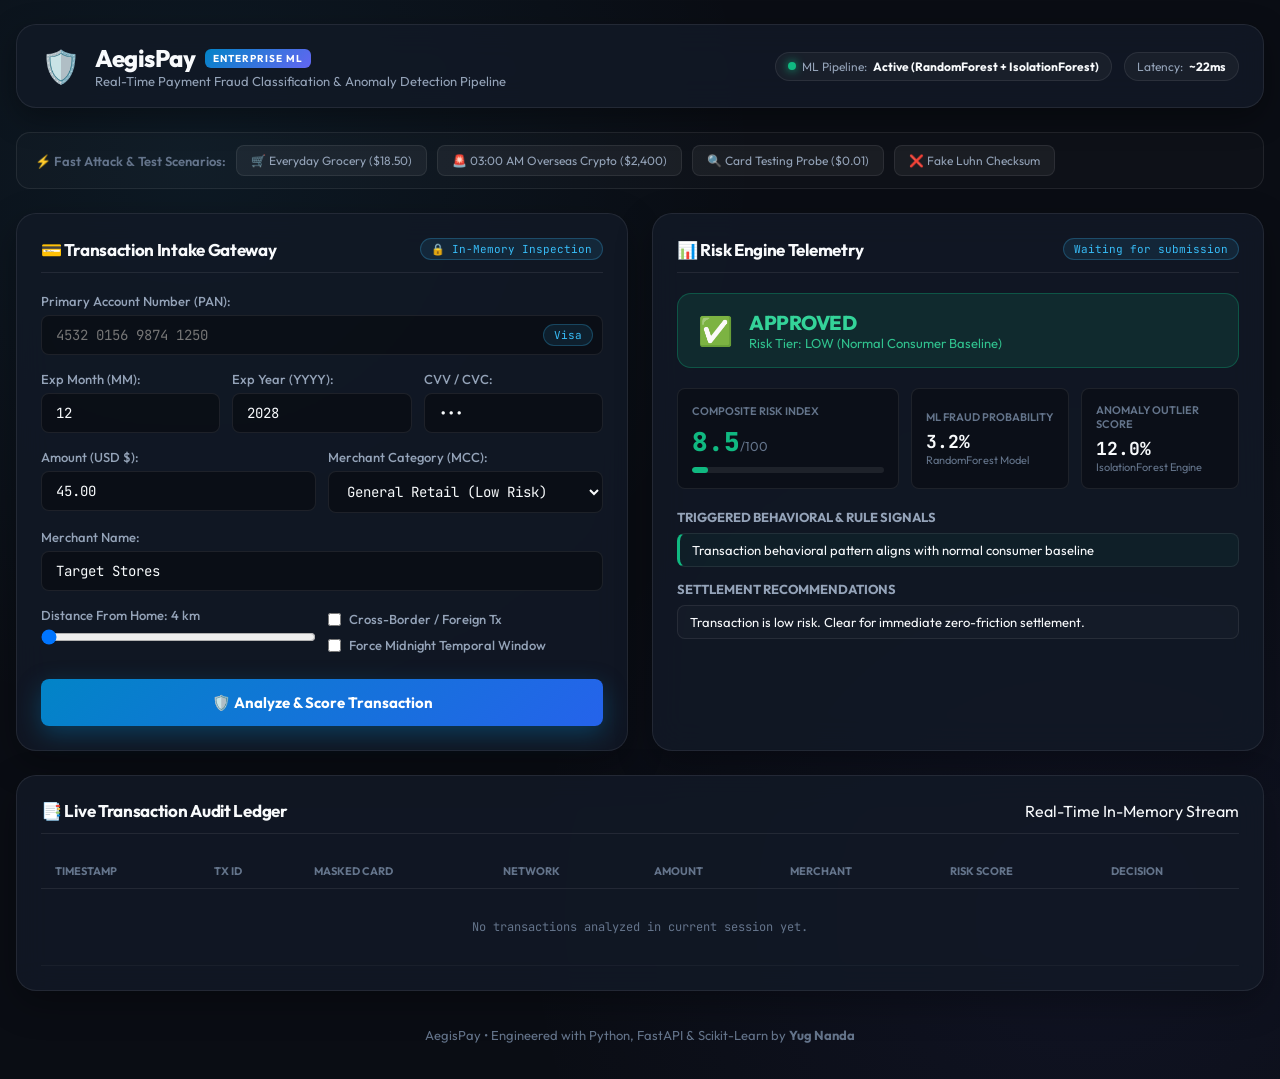
<file: index.html>
<!DOCTYPE html>
<html lang="en">
<head>
  <meta charset="UTF-8" />
  <meta name="viewport" content="width=device-width, initial-scale=1.0" />
  <title>AegisPay — Enterprise ML Payment Fraud Detection & Risk Scoring</title>
  <link rel="preconnect" href="https://fonts.googleapis.com">
  <link rel="preconnect" href="https://fonts.gstatic.com" crossorigin>
  <link href="https://fonts.googleapis.com/css2?family=Outfit:wght@400;500;600;700;800&family=JetBrains+Mono:wght@400;500;600&display=swap" rel="stylesheet">
  <style>
:root {
  --bg-primary: #0a0d14;
  --bg-surface: #111722;
  --bg-card: rgba(18, 25, 38, 0.85);
  --border-color: rgba(255, 255, 255, 0.08);
  --border-glow: rgba(56, 189, 248, 0.25);
  
  --color-primary: #38bdf8;
  --color-success: #10b981;
  --color-warning: #f59e0b;
  --color-danger: #ef4444;
  --color-info: #6366f1;

  --text-main: #f8fafc;
  --text-muted: #94a3b8;
  --text-dim: #64748b;
  
  --radius-sm: 8px;
  --radius-md: 14px;
  --radius-lg: 20px;
}

* {
  box-sizing: border-box;
  margin: 0;
  padding: 0;
}

body {
  background-color: var(--bg-primary);
  background-image: radial-gradient(circle at 15% 15%, rgba(56, 189, 248, 0.07) 0%, transparent 40%),
                    radial-gradient(circle at 85% 85%, rgba(99, 102, 241, 0.07) 0%, transparent 40%);
  color: var(--text-main);
  font-family: 'Outfit', -apple-system, BlinkMacSystemFont, sans-serif;
  min-height: 100vh;
  display: flex;
  justify-content: center;
  padding: 24px 16px;
}

.app-container {
  width: 100%;
  max-width: 1280px;
  display: flex;
  flex-direction: column;
  gap: 24px;
}

/* Navbar */
.navbar {
  display: flex;
  justify-content: space-between;
  align-items: center;
  background: var(--bg-card);
  backdrop-filter: blur(16px);
  border: 1px solid var(--border-color);
  padding: 18px 24px;
  border-radius: var(--radius-lg);
  box-shadow: 0 10px 30px rgba(0, 0, 0, 0.35);
}

.brand {
  display: flex;
  align-items: center;
  gap: 14px;
}

.brand-shield {
  font-size: 32px;
}

.brand h1 {
  font-size: 24px;
  font-weight: 800;
  letter-spacing: -0.5px;
  display: flex;
  align-items: center;
  gap: 10px;
}

.badge-tag {
  font-size: 10px;
  font-weight: 700;
  letter-spacing: 1px;
  background: linear-gradient(135deg, #0284c7, #6366f1);
  color: white;
  padding: 3px 8px;
  border-radius: 6px;
  text-transform: uppercase;
}

.subtitle {
  color: var(--text-muted);
  font-size: 13px;
}

.nav-telemetry {
  display: flex;
  gap: 12px;
}

.tele-chip {
  background: rgba(255, 255, 255, 0.04);
  border: 1px solid var(--border-color);
  font-size: 12px;
  padding: 6px 12px;
  border-radius: 20px;
  color: var(--text-muted);
  display: flex;
  align-items: center;
  gap: 6px;
}

.tele-chip strong {
  color: var(--text-main);
}

.pulse-dot {
  width: 8px;
  height: 8px;
  background: var(--color-success);
  border-radius: 50%;
  box-shadow: 0 0 10px var(--color-success);
  animation: pulse 2s infinite;
}

@keyframes pulse {
  0% { transform: scale(0.95); opacity: 0.8; }
  50% { transform: scale(1.2); opacity: 1; }
  100% { transform: scale(0.95); opacity: 0.8; }
}

/* Preset Bar */
.preset-bar {
  display: flex;
  flex-wrap: wrap;
  align-items: center;
  gap: 10px;
  padding: 12px 18px;
  background: rgba(255, 255, 255, 0.02);
  border: 1px solid var(--border-color);
  border-radius: var(--radius-md);
}

.preset-label {
  font-size: 13px;
  color: var(--text-dim);
  font-weight: 600;
}

.preset-btn {
  background: rgba(255, 255, 255, 0.05);
  border: 1px solid var(--border-color);
  color: var(--text-muted);
  padding: 7px 14px;
  border-radius: var(--radius-sm);
  font-size: 12px;
  cursor: pointer;
  transition: all 0.2s ease;
  font-family: inherit;
}

.preset-btn:hover {
  background: rgba(56, 189, 248, 0.12);
  border-color: var(--color-primary);
  color: var(--text-main);
}

.alert-btn:hover {
  background: rgba(239, 68, 68, 0.15);
  border-color: var(--color-danger);
}

.warn-btn:hover {
  background: rgba(245, 158, 11, 0.15);
  border-color: var(--color-warning);
}

/* Main Grid */
.grid-layout {
  display: grid;
  grid-template-columns: 1fr 1fr;
  gap: 24px;
}

@media (max-width: 900px) {
  .grid-layout {
    grid-template-columns: 1fr;
  }
}

.card {
  background: var(--bg-card);
  backdrop-filter: blur(16px);
  border: 1px solid var(--border-color);
  border-radius: var(--radius-lg);
  padding: 24px;
  box-shadow: 0 12px 36px rgba(0, 0, 0, 0.3);
}

.card-header {
  display: flex;
  justify-content: space-between;
  align-items: center;
  margin-bottom: 20px;
  padding-bottom: 12px;
  border-bottom: 1px solid var(--border-color);
}

.card-header h2 {
  font-size: 17px;
  font-weight: 700;
  letter-spacing: -0.3px;
}

.secure-badge, .tx-pill, .network-tag {
  font-size: 11px;
  background: rgba(56, 189, 248, 0.1);
  border: 1px solid rgba(56, 189, 248, 0.25);
  color: var(--color-primary);
  padding: 3px 10px;
  border-radius: 12px;
  font-family: 'JetBrains Mono', monospace;
}

/* Form Styles */
.form-group {
  margin-bottom: 16px;
  display: flex;
  flex-direction: column;
  gap: 6px;
}

.form-group label {
  font-size: 13px;
  font-weight: 500;
  color: var(--text-muted);
}

.form-row {
  display: grid;
  gap: 12px;
}

.two-col { grid-template-columns: 1fr 1fr; }
.three-col { grid-template-columns: 1fr 1fr 1fr; }

input[type="text"],
input[type="number"],
input[type="password"],
select {
  width: 100%;
  background: rgba(0, 0, 0, 0.35);
  border: 1px solid var(--border-color);
  color: var(--text-main);
  padding: 10px 14px;
  border-radius: var(--radius-sm);
  font-size: 14px;
  font-family: 'JetBrains Mono', monospace;
  outline: none;
  transition: border-color 0.2s;
}

input:focus, select:focus {
  border-color: var(--color-primary);
  box-shadow: 0 0 12px rgba(56, 189, 248, 0.2);
}

.input-icon-wrap {
  position: relative;
  display: flex;
  align-items: center;
}

.input-icon-wrap input {
  padding-right: 90px;
}

.input-icon-wrap .network-tag {
  position: absolute;
  right: 10px;
}

.checkbox-group {
  justify-content: center;
}

.chk-label {
  display: flex;
  align-items: center;
  gap: 8px;
  font-size: 12px;
  color: var(--text-muted);
  cursor: pointer;
  margin-top: 4px;
}

.action-btn {
  width: 100%;
  background: linear-gradient(135deg, #0284c7, #2563eb);
  color: white;
  border: none;
  padding: 14px;
  border-radius: var(--radius-sm);
  font-size: 15px;
  font-weight: 700;
  cursor: pointer;
  margin-top: 10px;
  box-shadow: 0 8px 24px rgba(2, 132, 199, 0.35);
  transition: all 0.2s ease;
  font-family: inherit;
}

.action-btn:hover {
  transform: translateY(-2px);
  box-shadow: 0 10px 28px rgba(2, 132, 199, 0.5);
}

/* Verdict Display */
.verdict-banner {
  display: flex;
  align-items: center;
  gap: 16px;
  padding: 16px 20px;
  border-radius: var(--radius-md);
  margin-bottom: 20px;
  border: 1px solid transparent;
  transition: all 0.3s ease;
}

.verdict-approve {
  background: rgba(16, 185, 129, 0.12);
  border-color: rgba(16, 185, 129, 0.3);
  color: #34d399;
}

.verdict-warn {
  background: rgba(245, 158, 11, 0.12);
  border-color: rgba(245, 158, 11, 0.3);
  color: #fbbf24;
}

.verdict-decline {
  background: rgba(239, 68, 68, 0.12);
  border-color: rgba(239, 68, 68, 0.3);
  color: #f87171;
}

.verdict-icon {
  font-size: 28px;
}

.verdict-title {
  font-size: 20px;
  font-weight: 800;
  letter-spacing: -0.5px;
}

.verdict-desc {
  font-size: 13px;
  opacity: 0.9;
}

/* Metrics */
.metrics-grid {
  display: grid;
  grid-template-columns: 1.4fr 1fr 1fr;
  gap: 12px;
  margin-bottom: 20px;
}

.metric-box {
  background: rgba(0, 0, 0, 0.3);
  border: 1px solid var(--border-color);
  padding: 14px;
  border-radius: var(--radius-sm);
  display: flex;
  flex-direction: column;
  justify-content: center;
}

.metric-title {
  font-size: 11px;
  color: var(--text-dim);
  text-transform: uppercase;
  font-weight: 600;
  margin-bottom: 6px;
}

.big-score {
  font-size: 26px;
  font-weight: 800;
  font-family: 'JetBrains Mono', monospace;
  color: var(--color-success);
}

.score-den {
  font-size: 13px;
  color: var(--text-dim);
}

.stat-number {
  font-size: 18px;
  font-weight: 700;
  font-family: 'JetBrains Mono', monospace;
  color: var(--text-main);
}

.stat-sub {
  font-size: 11px;
  color: var(--text-dim);
}

.gauge-bar-track {
  width: 100%;
  height: 6px;
  background: rgba(255, 255, 255, 0.08);
  border-radius: 4px;
  margin-top: 8px;
  overflow: hidden;
}

.gauge-bar-fill {
  height: 100%;
  background: var(--color-success);
  border-radius: 4px;
  transition: width 0.4s ease, background-color 0.4s ease;
}

/* Factors & Recommendations */
.factors-section, .recs-section {
  margin-top: 14px;
}

.factors-section h3, .recs-section h3 {
  font-size: 13px;
  color: var(--text-muted);
  text-transform: uppercase;
  font-weight: 700;
  margin-bottom: 8px;
}

.signals-list, .recs-list {
  list-style: none;
  display: flex;
  flex-direction: column;
  gap: 6px;
}

.signal-item, .recs-list li {
  font-size: 13px;
  padding: 8px 12px;
  border-radius: var(--radius-sm);
  background: rgba(255, 255, 255, 0.02);
  border: 1px solid var(--border-color);
}

.signal-item.danger-item {
  border-left: 3px solid var(--color-danger);
  background: rgba(239, 68, 68, 0.05);
}

.signal-item.ok-item {
  border-left: 3px solid var(--color-success);
  background: rgba(16, 185, 129, 0.05);
}

/* Ledger Table */
.table-responsive {
  overflow-x: auto;
}

.ledger-table {
  width: 100%;
  border-collapse: collapse;
  font-size: 13px;
}

.ledger-table th {
  text-align: left;
  padding: 10px 14px;
  font-size: 11px;
  color: var(--text-dim);
  text-transform: uppercase;
  border-bottom: 1px solid var(--border-color);
}

.ledger-table td {
  padding: 12px 14px;
  border-bottom: 1px solid rgba(255, 255, 255, 0.04);
  font-family: 'JetBrains Mono', monospace;
  font-size: 12px;
}

.empty-cell {
  text-align: center;
  color: var(--text-dim);
  padding: 30px !important;
}

.status-badge {
  display: inline-block;
  padding: 3px 8px;
  border-radius: 4px;
  font-size: 11px;
  font-weight: 700;
}

.badge-APPROVED { background: rgba(16, 185, 129, 0.2); color: #34d399; }
.badge-STEP_UP_2FA { background: rgba(56, 189, 248, 0.2); color: #38bdf8; }
.badge-MANUAL_REVIEW { background: rgba(245, 158, 11, 0.2); color: #fbbf24; }
.badge-DECLINE { background: rgba(239, 68, 68, 0.2); color: #f87171; }

.footer {
  text-align: center;
  color: var(--text-dim);
  font-size: 13px;
  padding: 12px;
}

</style>
</head>
<body>
  <div class="app-container">
    <!-- Header -->
    <header class="navbar">
      <div class="brand">
        <div class="brand-shield">🛡️</div>
        <div>
          <h1>AegisPay <span class="badge-tag">ENTERPRISE ML</span></h1>
          <p class="subtitle">Real-Time Payment Fraud Classification & Anomaly Detection Pipeline</p>
        </div>
      </div>
      <div class="nav-telemetry">
        <div class="tele-chip"><span class="pulse-dot"></span> ML Pipeline: <strong>Active (RandomForest + IsolationForest)</strong></div>
        <div class="tele-chip">Latency: <strong id="latency-tag">~22ms</strong></div>
      </div>
    </header>

    <!-- Quick Attack & Test Scenarios -->
    <section class="preset-bar">
      <span class="preset-label">⚡ Fast Attack & Test Scenarios:</span>
      <button class="preset-btn" onclick="loadScenario('legit')">🛒 Everyday Grocery ($18.50)</button>
      <button class="preset-btn alert-btn" onclick="loadScenario('crypto')">🚨 03:00 AM Overseas Crypto ($2,400)</button>
      <button class="preset-btn warn-btn" onclick="loadScenario('probing')">🔍 Card Testing Probe ($0.01)</button>
      <button class="preset-btn alert-btn" onclick="loadScenario('invalid')">❌ Fake Luhn Checksum</button>
    </section>

    <!-- Main Workspace Grid -->
    <main class="grid-layout">
      <!-- Left: Transaction Input & Terminal -->
      <section class="card terminal-card">
        <div class="card-header">
          <h2>💳 Transaction Intake Gateway</h2>
          <span class="secure-badge">🔒 In-Memory Inspection</span>
        </div>

        <form id="tx-form" onsubmit="event.preventDefault(); submitAnalysis();">
          <div class="form-group">
            <label>Primary Account Number (PAN):</label>
            <div class="input-icon-wrap">
              <input type="text" id="card_number" placeholder="4532 0156 9874 1250" required autocomplete="off" oninput="handleCardInput(this)">
              <span id="network-badge" class="network-tag">Visa</span>
            </div>
          </div>

          <div class="form-row three-col">
            <div class="form-group">
              <label>Exp Month (MM):</label>
              <input type="text" id="exp_month" placeholder="12" maxlength="2" required value="12">
            </div>
            <div class="form-group">
              <label>Exp Year (YYYY):</label>
              <input type="text" id="exp_year" placeholder="2028" maxlength="4" required value="2028">
            </div>
            <div class="form-group">
              <label>CVV / CVC:</label>
              <input type="password" id="cvv" placeholder="345" maxlength="4" required value="345">
            </div>
          </div>

          <div class="form-row two-col">
            <div class="form-group">
              <label>Amount (USD $):</label>
              <input type="number" step="0.01" id="amount" placeholder="45.00" required value="45.00">
            </div>
            <div class="form-group">
              <label>Merchant Category (MCC):</label>
              <select id="mcc_category">
                <option value="groceries">Groceries & Supermarket (Low Risk)</option>
                <option value="retail" selected>General Retail (Low Risk)</option>
                <option value="travel">Airline & Travel (Moderate)</option>
                <option value="electronics">Consumer Electronics (Elevated)</option>
                <option value="digital_goods">Digital Gift Cards (High Risk)</option>
                <option value="luxury">Luxury Jewelry & Watches (High Risk)</option>
                <option value="cryptocurrency">Cryptocurrency Exchange (Critical)</option>
                <option value="casino">Offshore Gambling / Casino (Critical)</option>
              </select>
            </div>
          </div>

          <div class="form-group">
            <label>Merchant Name:</label>
            <input type="text" id="merchant_name" placeholder="Target Stores" value="Target Stores">
          </div>

          <div class="form-row two-col">
            <div class="form-group">
              <label>Distance From Home: <span id="dist-val">4 km</span></label>
              <input type="range" id="distance" min="1" max="2500" value="4" oninput="document.getElementById('dist-val').innerText = this.value + ' km'">
            </div>
            <div class="form-group checkbox-group">
              <label class="chk-label">
                <input type="checkbox" id="is_foreign"> Cross-Border / Foreign Tx
              </label>
              <label class="chk-label">
                <input type="checkbox" id="night_tx"> Force Midnight Temporal Window
              </label>
            </div>
          </div>

          <button type="submit" id="submit-btn" class="action-btn">
            <span>🛡️ Analyze & Score Transaction</span>
          </button>
        </form>
      </section>

      <!-- Right: Real-time Telemetry & Risk Verdict -->
      <section class="card verdict-card">
        <div class="card-header">
          <h2>📊 Risk Engine Telemetry</h2>
          <span id="tx-id-tag" class="tx-pill">Waiting for submission</span>
        </div>

        <div id="verdict-banner" class="verdict-banner verdict-approve">
          <div class="verdict-icon" id="verdict-icon">✅</div>
          <div>
            <div class="verdict-title" id="decision-text">APPROVED</div>
            <div class="verdict-desc" id="tier-text">Risk Tier: LOW (Normal Consumer Baseline)</div>
          </div>
        </div>

        <!-- Gauge & Submetrics -->
        <div class="metrics-grid">
          <div class="metric-box gauge-box">
            <div class="metric-title">Composite Risk Index</div>
            <div class="score-display">
              <span id="total-score" class="big-score">8.5</span><span class="score-den">/100</span>
            </div>
            <div class="gauge-bar-track">
              <div id="gauge-bar-fill" class="gauge-bar-fill" style="width: 8.5%"></div>
            </div>
          </div>

          <div class="metric-box">
            <div class="metric-title">ML Fraud Probability</div>
            <div class="stat-number" id="ml-prob">3.2%</div>
            <div class="stat-sub">RandomForest Model</div>
          </div>

          <div class="metric-box">
            <div class="metric-title">Anomaly Outlier Score</div>
            <div class="stat-number" id="anom-score">12.0%</div>
            <div class="stat-sub">IsolationForest Engine</div>
          </div>
        </div>

        <!-- Risk Factors -->
        <div class="factors-section">
          <h3>Triggered Behavioral & Rule Signals</h3>
          <ul id="risk-factors-list" class="signals-list">
            <li class="signal-item ok-item">Transaction behavioral pattern aligns with normal consumer baseline</li>
          </ul>
        </div>

        <!-- Recommendations -->
        <div class="recs-section">
          <h3>Settlement Recommendations</h3>
          <ul id="recs-list" class="recs-list">
            <li>Transaction is low risk. Clear for immediate zero-friction settlement.</li>
          </ul>
        </div>
      </section>
    </main>

    <!-- Ledger Table -->
    <section class="card ledger-card">
      <div class="card-header">
        <h2>📑 Live Transaction Audit Ledger</h2>
        <span class="ledger-count">Real-Time In-Memory Stream</span>
      </div>
      <div class="table-responsive">
        <table class="ledger-table">
          <thead>
            <tr>
              <th>Timestamp</th>
              <th>TX ID</th>
              <th>Masked Card</th>
              <th>Network</th>
              <th>Amount</th>
              <th>Merchant</th>
              <th>Risk Score</th>
              <th>Decision</th>
            </tr>
          </thead>
          <tbody id="ledger-body">
            <tr>
              <td colspan="8" class="empty-cell">No transactions analyzed in current session yet.</td>
            </tr>
          </tbody>
        </table>
      </div>
    </section>

    <footer class="footer"><div>AegisPay • Engineered with Python, FastAPI & Scikit-Learn by <strong>Yug Nanda</strong></div></footer>
  </div>

  <script>
// AegisPay Real-Time Frontend Controller

const scenarios = {
  legit: {
    card: "4532015698741250",
    month: "12",
    year: "2028",
    cvv: "345",
    amount: "18.50",
    merchant: "Whole Foods Market",
    mcc: "groceries",
    dist: 3,
    foreign: false,
    night: false
  },
  crypto: {
    card: "4532015698741250",
    month: "12",
    year: "2028",
    cvv: "345",
    amount: "2400.00",
    merchant: "Panama Crypto Exchange Ltd",
    mcc: "cryptocurrency",
    dist: 1250,
    foreign: true,
    night: true
  },
  probing: {
    card: "4532015698741250",
    month: "12",
    year: "2028",
    cvv: "345",
    amount: "0.01",
    merchant: "Online Digital Store",
    mcc: "digital_goods",
    dist: 15,
    foreign: false,
    night: false
  },
  invalid: {
    card: "4532015698741259", // Invalid Luhn
    month: "02",
    year: "2022", // Expired
    cvv: "99",
    amount: "150.00",
    merchant: "ElectroHub Retail",
    mcc: "electronics",
    dist: 45,
    foreign: false,
    night: false
  }
};

function loadScenario(type) {
  const sc = scenarios[type];
  if (!sc) return;

  document.getElementById('card_number').value = sc.card;
  document.getElementById('exp_month').value = sc.month;
  document.getElementById('exp_year').value = sc.year;
  document.getElementById('cvv').value = sc.cvv;
  document.getElementById('amount').value = sc.amount;
  document.getElementById('merchant_name').value = sc.merchant;
  document.getElementById('mcc_category').value = sc.mcc;
  document.getElementById('distance').value = sc.dist;
  document.getElementById('dist-val').innerText = sc.dist + " km";
  document.getElementById('is_foreign').checked = sc.foreign;
  document.getElementById('night_tx').checked = sc.night;

  handleCardInput(document.getElementById('card_number'));
  submitAnalysis();
}

function handleCardInput(el) {
  const pan = el.value.replace(/\D/g, '');
  let network = "Unknown";
  
  if (/^4/.test(pan)) network = "Visa";
  else if (/^(5[1-5]|2[2-7])/.test(pan)) network = "MasterCard";
  else if (/^3[47]/.test(pan)) network = "Amex";
  else if (/^6(?:011|5)/.test(pan)) network = "Discover";
  else if (/^(508|60|6521)/.test(pan)) network = "RuPay";
  
  document.getElementById('network-badge').innerText = network;
}

async function submitAnalysis() {
  const submitBtn = document.getElementById('submit-btn');
  submitBtn.disabled = true;
  submitBtn.innerHTML = "<span>⚙️ Running ML Inference & Rules...</span>";

  const payload = {
    card: {
      card_number: document.getElementById('card_number').value.trim(),
      expiry_month: document.getElementById('exp_month').value.trim(),
      expiry_year: document.getElementById('exp_year').value.trim(),
      cvv: document.getElementById('cvv').value.trim(),
      cardholder_name: "Demo Cardholder"
    },
    amount: parseFloat(document.getElementById('amount').value) || 0,
    currency: "USD",
    merchant_name: document.getElementById('merchant_name').value.trim(),
    merchant_category: document.getElementById('mcc_category').value,
    distance_from_home_km: parseFloat(document.getElementById('distance').value) || 5.0,
    is_foreign_transaction: document.getElementById('is_foreign').checked,
    transaction_hour: document.getElementById('night_tx').checked ? 3 : null,
    device_trust_score: document.getElementById('is_foreign').checked ? 0.35 : 0.95
  };

  try {
    const res = await fetch('/api/v1/analyze', {
      method: 'POST',
      headers: { 'Content-Type': 'application/json' },
      body: JSON.stringify(payload)
    });

    if (!res.ok) {
      throw new Error(`Server returned ${res.status}`);
    }

    const data = await res.json();
    renderVerdict(data);
    addLedgerRow(data);
  } catch (err) {
    alert("Analysis failed: " + err.message);
  } finally {
    submitBtn.disabled = false;
    submitBtn.innerHTML = "<span>🛡️ Analyze & Score Transaction</span>";
  }
}

function renderVerdict(data) {
  document.getElementById('tx-id-tag').innerText = data.transaction_id;
  document.getElementById('latency-tag').innerText = data.processing_time_ms + "ms";

  const risk = data.risk;
  const score = risk.total_risk_score;
  const decision = risk.decision;
  const tier = risk.risk_tier;

  const banner = document.getElementById('verdict-banner');
  const icon = document.getElementById('verdict-icon');
  const title = document.getElementById('decision-text');
  const desc = document.getElementById('tier-text');
  const scoreEl = document.getElementById('total-score');
  const bar = document.getElementById('gauge-bar-fill');

  scoreEl.innerText = score;
  bar.style.width = score + "%";

  banner.className = "verdict-banner";
  if (decision === "APPROVE") {
    banner.classList.add("verdict-approve");
    icon.innerText = "✅";
    title.innerText = "TRANSACTION APPROVED";
    desc.innerText = `Risk Tier: ${tier} (Clean Behavioral Profile)`;
    scoreEl.style.color = "var(--color-success)";
    bar.style.backgroundColor = "var(--color-success)";
  } else if (decision === "STEP_UP_2FA") {
    banner.classList.add("verdict-warn");
    icon.innerText = "🔐";
    title.innerText = "STEP-UP 2FA CHALLENGE";
    desc.innerText = `Risk Tier: ${tier} (Secondary Verification Required)`;
    scoreEl.style.color = "var(--color-primary)";
    bar.style.backgroundColor = "var(--color-primary)";
  } else if (decision === "MANUAL_REVIEW") {
    banner.classList.add("verdict-warn");
    icon.innerText = "⚠️";
    title.innerText = "MANUAL FRAUD REVIEW";
    desc.innerText = `Risk Tier: ${tier} (High-Risk Threshold Detected)`;
    scoreEl.style.color = "var(--color-warning)";
    bar.style.backgroundColor = "var(--color-warning)";
  } else {
    banner.classList.add("verdict-decline");
    icon.innerText = "🚫";
    title.innerText = "TRANSACTION DECLINED";
    desc.innerText = `Risk Tier: ${tier} (Critical Threat Flagged)`;
    scoreEl.style.color = "var(--color-danger)";
    bar.style.backgroundColor = "var(--color-danger)";
  }

  document.getElementById('ml-prob').innerText = risk.ml_fraud_probability + "%";
  document.getElementById('anom-score').innerText = risk.anomaly_score + "%";

  // Factors
  const factorsList = document.getElementById('risk-factors-list');
  factorsList.innerHTML = "";
  data.risk_factors.forEach(f => {
    const li = document.createElement('li');
    li.className = "signal-item " + (decision === "APPROVE" ? "ok-item" : "danger-item");
    li.innerText = (decision === "APPROVE" ? "✓ " : "⚠️ ") + f;
    factorsList.appendChild(li);
  });

  // Recommendations
  const recsList = document.getElementById('recs-list');
  recsList.innerHTML = "";
  data.recommendations.forEach(r => {
    const li = document.createElement('li');
    li.innerText = "• " + r;
    recsList.appendChild(li);
  });
}

function addLedgerRow(data) {
  const tbody = document.getElementById('ledger-body');
  if (tbody.querySelector('.empty-cell')) {
    tbody.innerHTML = "";
  }

  const tr = document.createElement('tr');
  const d = new Date(data.timestamp);
  const timeStr = d.toLocaleTimeString();

  tr.innerHTML = `
    <td>${timeStr}</td>
    <td><code>${data.transaction_id}</code></td>
    <td>${data.masked_card}</td>
    <td><span class="network-tag">${data.card_network}</span></td>
    <td>$${data.amount.toFixed(2)}</td>
    <td>${data.merchant}</td>
    <td><strong>${data.risk.total_risk_score}</strong>/100</td>
    <td><span class="status-badge badge-${data.risk.decision}">${data.risk.decision}</span></td>
  `;

  tbody.insertBefore(tr, tbody.firstChild);
}

</script>
</body>
</html>
</file>
